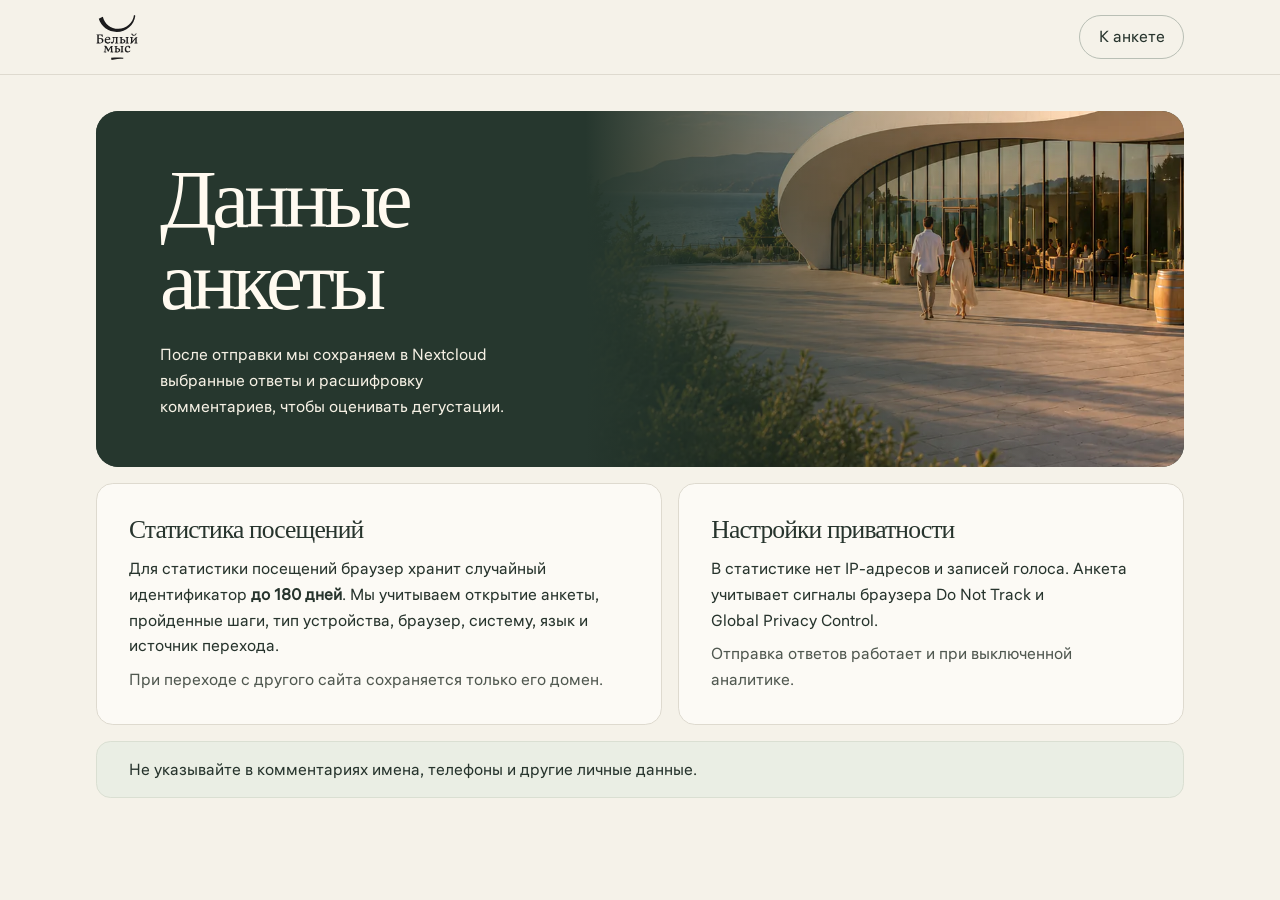
<file: privacy.html>
<!doctype html>
<html lang="ru">
<head>
  <meta charset="utf-8">
  <meta name="viewport" content="width=device-width, initial-scale=1">
  <meta name="theme-color" content="#f5f2e9">
  <title>Данные анкеты · Белый мыс</title>
  <style>
    @font-face {
      font-family: Hauss;
      src: url('./art/hauss.otf') format('opentype');
      font-display: swap;
    }

    :root {
      color-scheme: light;
      --paper: #f5f2e9;
      --ink: #27342d;
      --line: #dedacf;
      --card: #fcfaf5;
      font: 16px/1.6 Hauss, system-ui, sans-serif;
      color: var(--ink);
      background: var(--paper);
    }

    *, *::before, *::after { box-sizing: border-box; }
    body { margin: 0; }
    h1, h2, p { margin: 0; }
    .page { width: min(100% - 4rem, 68rem); margin-inline: auto; }

    .masthead { border-bottom: 1px solid var(--line); }
    .masthead .page {
      min-height: 4.65rem;
      display: flex;
      align-items: center;
      justify-content: space-between;
      gap: 1rem;
    }

    .brand { display: block; width: 2.6rem; height: 2.8rem; }
    .back {
      display: inline-flex;
      align-items: center;
      justify-content: center;
      min-height: 2.75rem;
      padding: .25rem 1.15rem;
      color: var(--ink);
      border: 1px solid #b9bfb5;
      border-radius: 100vmax;
      text-decoration: none;
    }
    .back:hover { background: #e6eae0; border-color: #89998a; }
    .back:focus-visible { outline: 2px solid #506653; outline-offset: 4px; }

    main { padding-block: 2.25rem 3rem; }
    .hero {
      position: relative;
      isolation: isolate;
      display: flex;
      align-items: center;
      min-height: 22rem;
      padding: 3rem clamp(1.5rem, 5vw, 4.5rem);
      overflow: hidden;
      color: #fffaf0;
      background: #26372e;
      border-radius: 1.4rem;
    }
    .hero img {
      position: absolute;
      z-index: -2;
      inset: 0 0 0 auto;
      display: block;
      width: 55%;
      height: 100%;
      object-fit: cover;
      object-position: center 56%;
    }
    .hero::before {
      content: '';
      position: absolute;
      z-index: -1;
      inset: 0;
      background: linear-gradient(90deg, #26372e 45%, rgb(38 55 46 / .76) 54%, rgb(38 55 46 / .38) 68%, transparent 89%);
    }
    .intro { max-width: 28rem; }
    h1, h2 { font-family: Georgia, serif; font-weight: 400; }
    h1 {
      max-width: 10ch;
      font-size: clamp(3rem, 7.4vw, 5.2rem);
      line-height: .98;
      letter-spacing: -.055em;
    }
    .intro p { max-width: 22rem; margin-top: 1.25rem; color: #f5f0e4; }

    .sections {
      display: grid;
      grid-template-columns: 1.12fr 1fr;
      gap: 1rem;
      margin-top: 1rem;
    }
    .section {
      padding: clamp(1.25rem, 3vw, 2rem);
      border: 1px solid var(--line);
      border-radius: 1.05rem;
      background: var(--card);
    }
    .section h2 { font-size: 1.6rem; line-height: 1.1; letter-spacing: -.035em; }
    .section p { margin-top: .75rem; }
    .section p + p { margin-top: .5rem; color: #505850; }

    .notice {
      padding: .9rem clamp(1.25rem, 3vw, 2rem);
      margin-top: 1rem;
      border: 1px solid #dadfd2;
      border-radius: .9rem;
      background: #eaeee4;
    }

    @media (max-width: 700px) {
      .page { width: calc(100% - 2rem); }
      .masthead .page { min-height: 4rem; }
      .brand { width: 2.15rem; height: 2.45rem; }
      main { padding-block: 1rem 2rem; }
      .hero { min-height: 20rem; align-items: flex-end; padding: 1.4rem; }
      .hero img { width: 100%; object-position: center 52%; }
      .hero::before { background: linear-gradient(180deg, rgb(27 42 33 / .02) 0%, rgb(27 42 33 / .16) 12%, rgb(27 42 33 / .9) 53%, #22332a 100%); }
      h1 { max-width: none; font-size: clamp(2.3rem, 9vw, 4rem); }
      .intro p { margin-top: .65rem; }
      .sections { grid-template-columns: 1fr; gap: .75rem; margin-top: .75rem; }
      .notice { margin-top: .75rem; }
    }
  </style>
</head>
<body>
  <header class="masthead">
    <div class="page">
      <img class="brand" src="./art/logo.svg" alt="Белый мыс" width="42" height="45">
      <a class="back" href="./">К анкете</a>
    </div>
  </header>
  <main class="page">
    <header class="hero">
      <img src="./assets/finish-coast-v1-DUUWTOUb.webp" width="898" height="1752" alt="" fetchpriority="high">
      <div class="intro">
        <h1>Данные анкеты</h1>
        <p>После отправки мы сохраняем в Nextcloud выбранные ответы и расшифровку комментариев, чтобы оценивать дегустации.</p>
      </div>
    </header>
    <div class="sections">
      <section class="section">
        <h2>Статистика посещений</h2>
        <p>Для статистики посещений браузер хранит случайный идентификатор <strong>до 180 дней</strong>. Мы учитываем открытие анкеты, пройденные шаги, тип устройства, браузер, систему, язык и источник перехода.</p>
        <p>При переходе с другого сайта сохраняется только его домен.</p>
      </section>
      <section class="section">
        <h2>Настройки приватности</h2>
        <p>В статистике нет IP-адресов и записей голоса. Анкета учитывает сигналы браузера Do&nbsp;Not&nbsp;Track и Global&nbsp;Privacy&nbsp;Control.</p>
        <p>Отправка ответов работает и при выключенной аналитике.</p>
      </section>
    </div>
    <aside class="notice">Не указывайте в комментариях имена, телефоны и другие личные данные.</aside>
  </main>
</body>
</html>
</file>
